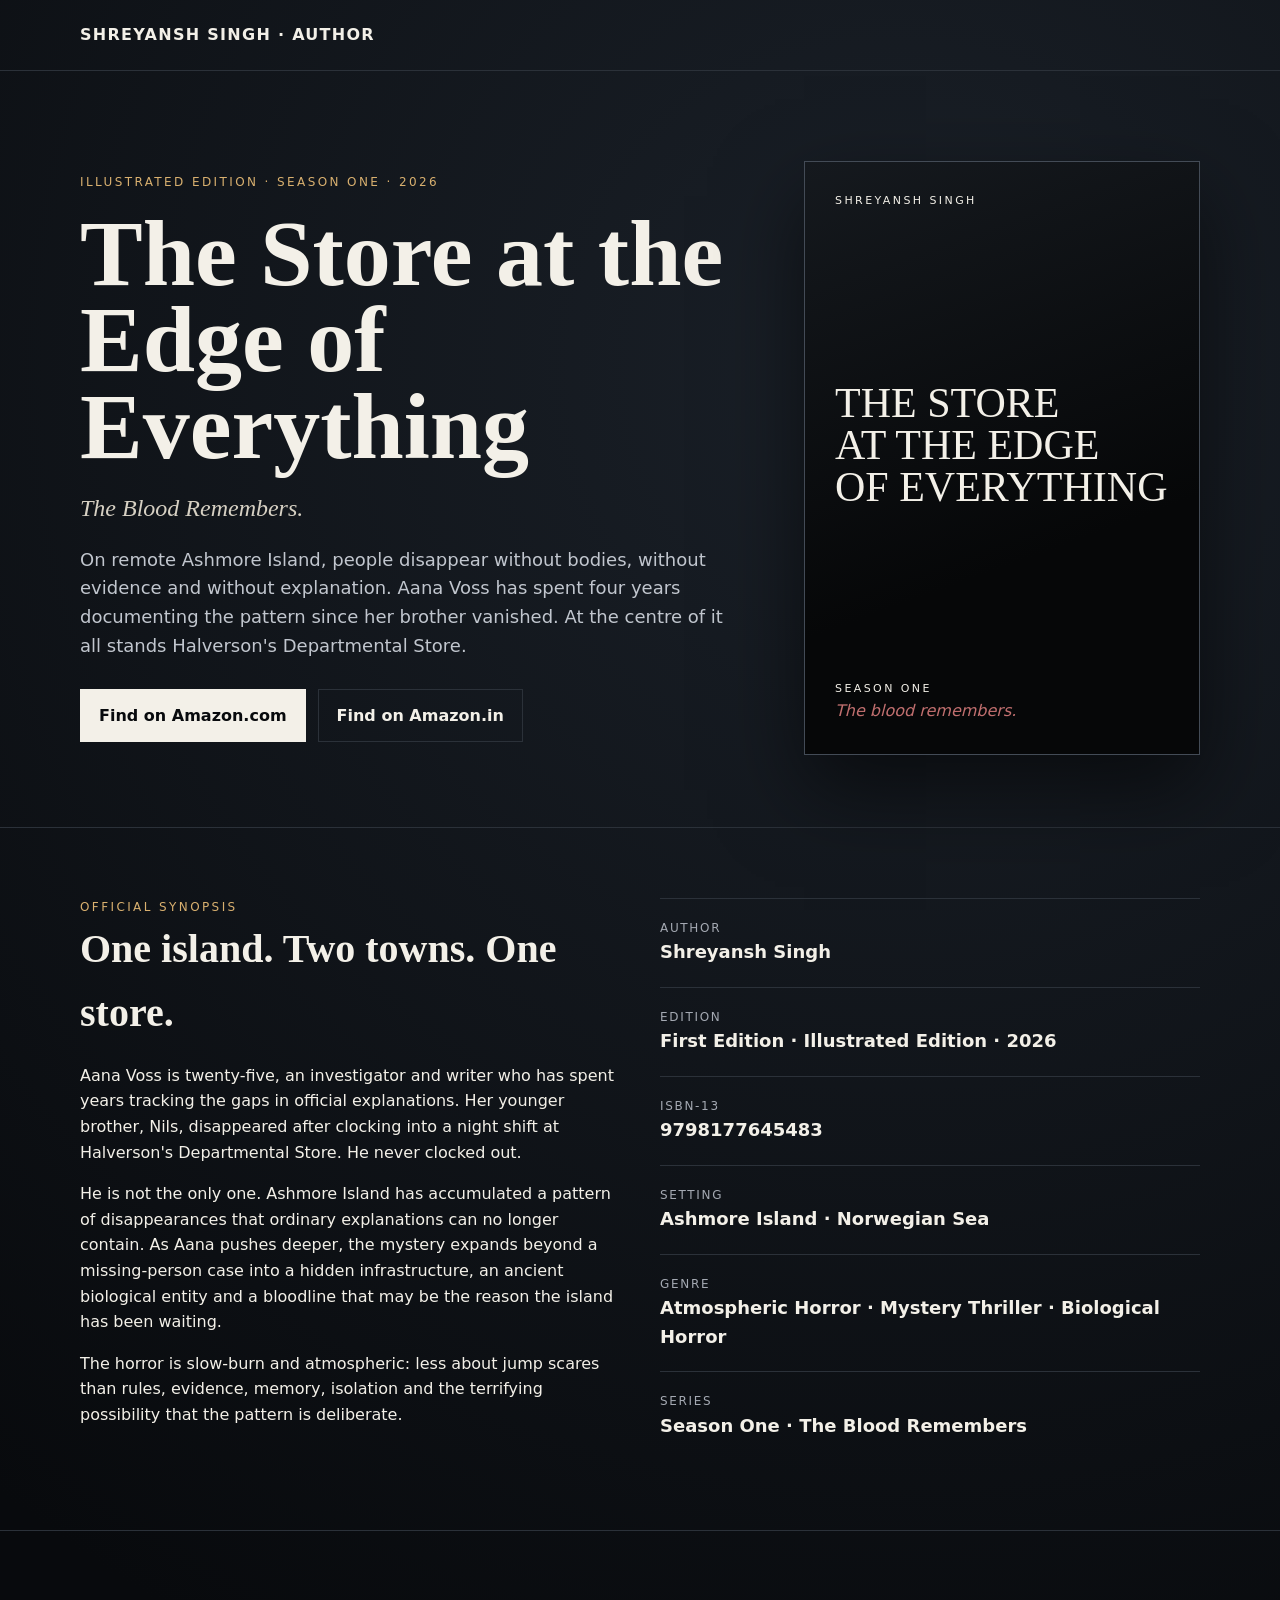
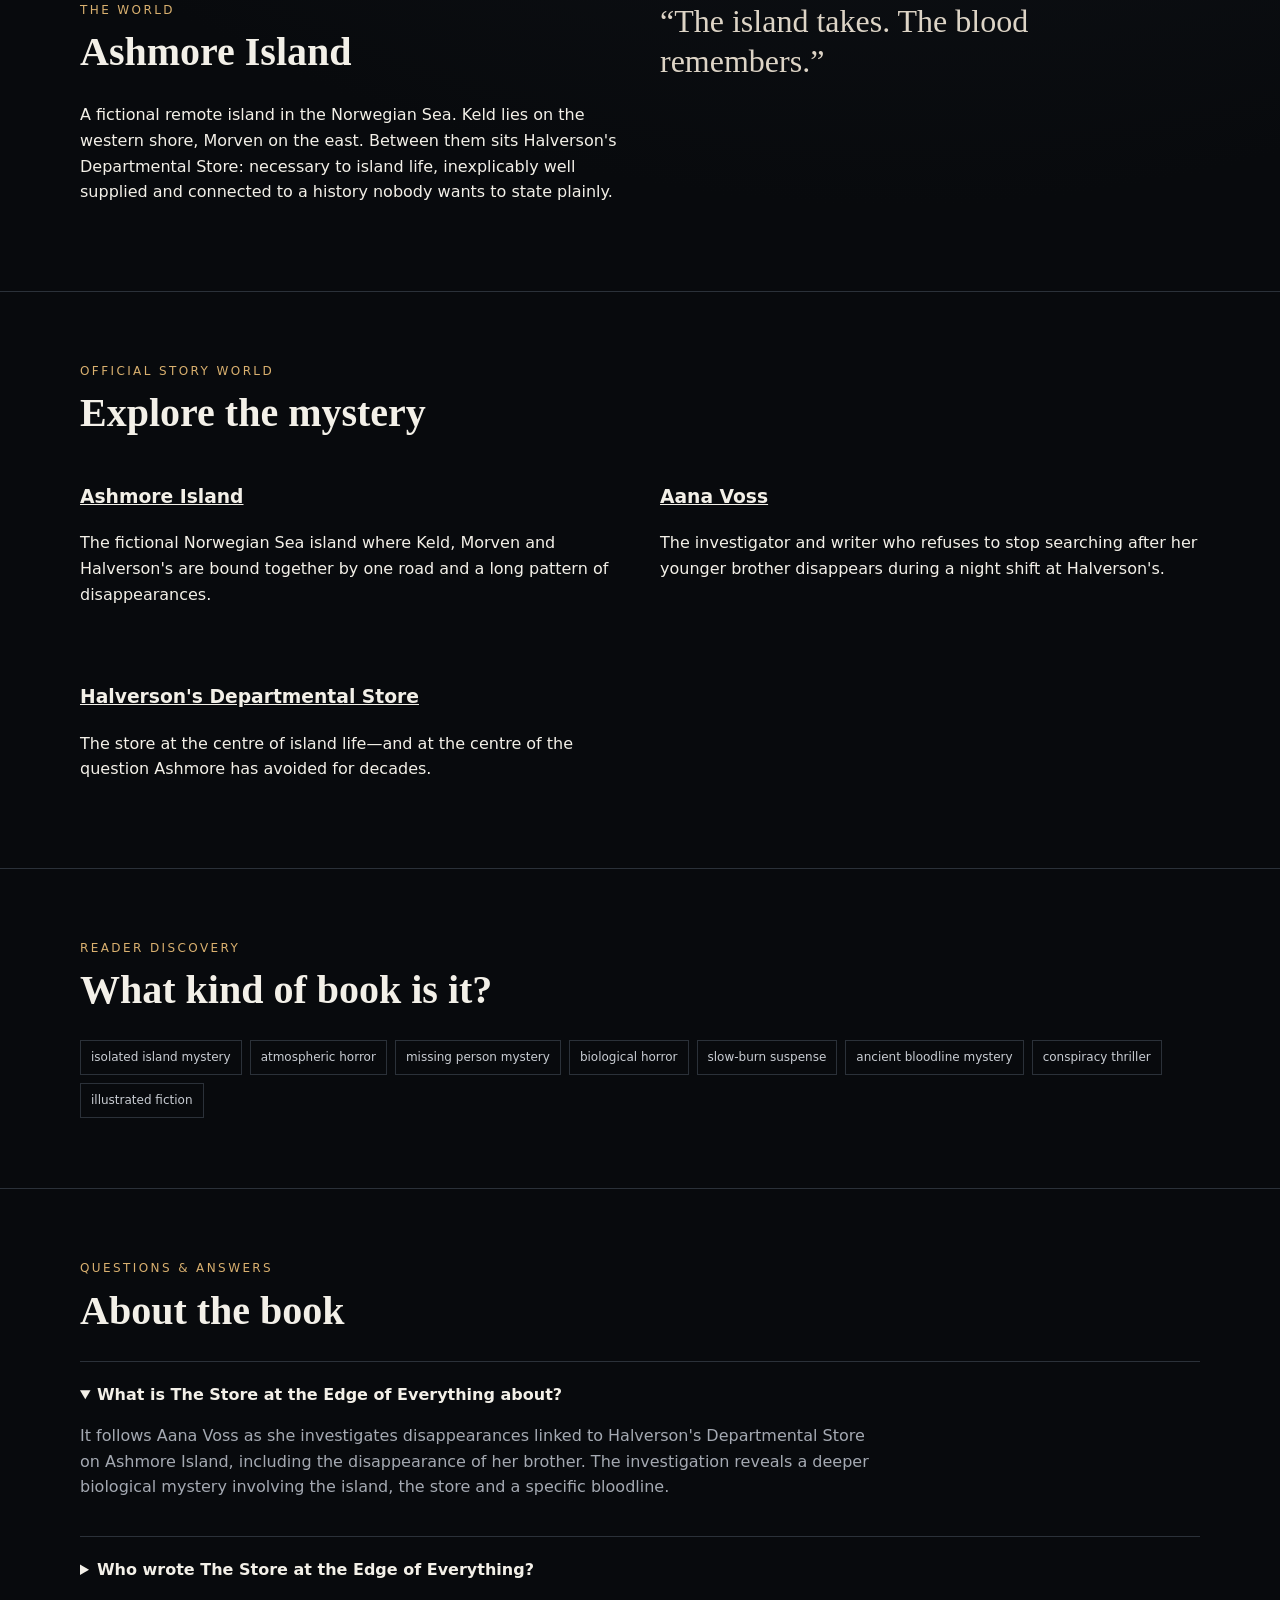
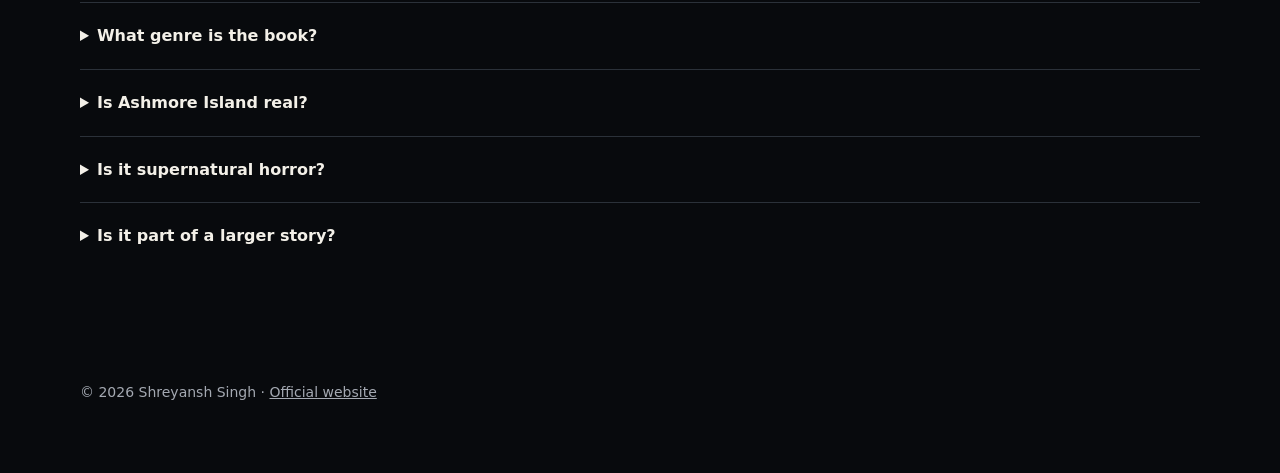
<file: public/the-store-at-the-edge-of-everything/index.html>
<!doctype html>
<html lang="en">
<head>
  <meta charset="UTF-8" />
  <meta name="viewport" content="width=device-width, initial-scale=1.0" />
  <title>The Store at the Edge of Everything — Shreyansh Singh</title>
  <meta name="description" content="The Store at the Edge of Everything by Shreyansh Singh is an illustrated atmospheric horror mystery set on remote Ashmore Island, where disappearances, a strange departmental store and an ancient biological entity converge." />
  <meta name="author" content="Shreyansh Singh" />
  <meta name="robots" content="index,follow,max-image-preview:large,max-snippet:-1,max-video-preview:-1" />
  <link rel="canonical" href="https://shreyanshsingh.in/the-store-at-the-edge-of-everything/" />

  <meta property="og:type" content="book" />
  <meta property="og:title" content="The Store at the Edge of Everything — Shreyansh Singh" />
  <meta property="og:description" content="A slow-burn atmospheric horror mystery on a remote island where people vanish, the store never explains itself, and the blood remembers." />
  <meta property="og:url" content="https://shreyanshsingh.in/the-store-at-the-edge-of-everything/" />
  <meta property="book:author" content="Shreyansh Singh" />
  <meta property="book:isbn" content="9798177645483" />
  <meta name="twitter:card" content="summary_large_image" />
  <meta name="twitter:title" content="The Store at the Edge of Everything" />
  <meta name="twitter:description" content="Season One · The Blood Remembers. An illustrated atmospheric horror mystery by Shreyansh Singh." />

  <script type="application/ld+json">
  {
    "@context":"https://schema.org",
    "@graph":[
      {
        "@type":"Book",
        "@id":"https://shreyanshsingh.in/the-store-at-the-edge-of-everything/#book",
        "name":"The Store at the Edge of Everything",
        "alternateName":"The Store at the Edge of Everything — Season One: The Blood Remembers",
        "isbn":"9798177645483",
        "bookEdition":"First Edition, 2026",
        "inLanguage":"en",
        "datePublished":"2026",
        "genre":["Atmospheric Horror","Mystery Thriller","Biological Horror","Psychological Suspense","Speculative Fiction"],
        "author":{"@id":"https://shreyanshsingh.in/#person"},
        "url":"https://shreyanshsingh.in/the-store-at-the-edge-of-everything/",
        "isPartOf":{"@type":"CreativeWorkSeries","name":"The Store at the Edge of Everything","position":"Season One"},
        "about":[
          {"@type":"Place","name":"Ashmore Island","url":"https://shreyanshsingh.in/the-store-at-the-edge-of-everything/ashmore-island/"},
          {"@type":"Person","name":"Aana Voss","url":"https://shreyanshsingh.in/the-store-at-the-edge-of-everything/aana-voss/"},
          {"@type":"Place","name":"Halverson's Departmental Store","url":"https://shreyanshsingh.in/the-store-at-the-edge-of-everything/halversons-departmental-store/"}
        ],
        "description":"An illustrated atmospheric horror mystery set on Ashmore Island, where investigator Aana Voss searches for the truth behind her brother's disappearance and a pattern of people vanishing around Halverson's Departmental Store."
      },
      {
        "@type":"Person",
        "@id":"https://shreyanshsingh.in/#person",
        "name":"Shreyansh Singh",
        "url":"https://shreyanshsingh.in/",
        "jobTitle":"Founder, Inventor, Technologist and Author"
      },
      {
        "@type":"WebPage",
        "@id":"https://shreyanshsingh.in/the-store-at-the-edge-of-everything/#webpage",
        "url":"https://shreyanshsingh.in/the-store-at-the-edge-of-everything/",
        "name":"The Store at the Edge of Everything — Official Book Page",
        "about":{"@id":"https://shreyanshsingh.in/the-store-at-the-edge-of-everything/#book"},
        "author":{"@id":"https://shreyanshsingh.in/#person"}
      },
      {
        "@type":"BreadcrumbList",
        "@id":"https://shreyanshsingh.in/the-store-at-the-edge-of-everything/#breadcrumbs",
        "itemListElement":[
          {"@type":"ListItem","position":1,"name":"Shreyansh Singh","item":"https://shreyanshsingh.in/"},
          {"@type":"ListItem","position":2,"name":"The Store at the Edge of Everything","item":"https://shreyanshsingh.in/the-store-at-the-edge-of-everything/"}
        ]
      },
      {
        "@type":"FAQPage",
        "@id":"https://shreyanshsingh.in/the-store-at-the-edge-of-everything/#faq",
        "mainEntity":[
          {"@type":"Question","name":"What is The Store at the Edge of Everything about?","acceptedAnswer":{"@type":"Answer","text":"It is an atmospheric horror mystery set on remote Ashmore Island. Aana Voss investigates a pattern of disappearances linked to Halverson's Departmental Store after her brother vanishes, while a deeper biological mystery emerges around the island."}},
          {"@type":"Question","name":"Who wrote The Store at the Edge of Everything?","acceptedAnswer":{"@type":"Answer","text":"The Store at the Edge of Everything was written by Shreyansh Singh."}},
          {"@type":"Question","name":"What genre is The Store at the Edge of Everything?","acceptedAnswer":{"@type":"Answer","text":"The book blends atmospheric horror, mystery thriller, psychological suspense and biological horror."}},
          {"@type":"Question","name":"Where is The Store at the Edge of Everything set?","acceptedAnswer":{"@type":"Answer","text":"The story is set on fictional Ashmore Island, a remote island in the Norwegian Sea with two towns connected by one road and one central departmental store."}},
          {"@type":"Question","name":"Is The Store at the Edge of Everything part of a series?","acceptedAnswer":{"@type":"Answer","text":"Yes. The published book is Season One, subtitled The Blood Remembers, and belongs to a larger story universe."}}
        ]
      }
    ]
  }
  </script>
  <style>
    :root{color-scheme:dark;--bg:#080a0d;--panel:#11151a;--ink:#f3f0e8;--muted:#a4a9b2;--line:#2b3139;--accent:#d9b06f;--red:#8f2d2d}
    *{box-sizing:border-box}html{scroll-behavior:smooth}body{margin:0;background:radial-gradient(circle at 70% 10%,#1a2028 0,#080a0d 42%);color:var(--ink);font-family:Inter,ui-sans-serif,system-ui,-apple-system,BlinkMacSystemFont,"Segoe UI",sans-serif;line-height:1.6}
    a{color:inherit}.wrap{width:min(1120px,calc(100% - 36px));margin:auto}.top{padding:22px 0;border-bottom:1px solid var(--line)}.top a{text-decoration:none;font-weight:700;letter-spacing:.08em}.hero{display:grid;grid-template-columns:1.25fr .75fr;gap:64px;align-items:center;padding:90px 0 72px}.eyebrow{font-size:12px;letter-spacing:.2em;color:var(--accent);text-transform:uppercase}.hero h1{font-family:Georgia,serif;font-size:clamp(48px,8vw,94px);line-height:.92;margin:18px 0 20px;max-width:820px}.subtitle{font-family:Georgia,serif;font-style:italic;font-size:24px;color:#d6d0c3}.hero p{max-width:680px;font-size:18px;color:#c1c6ce}.actions{display:flex;gap:12px;flex-wrap:wrap;margin-top:28px}.btn{display:inline-flex;padding:13px 18px;border:1px solid var(--line);text-decoration:none;font-weight:700}.btn.primary{background:var(--ink);color:#080a0d;border-color:var(--ink)}.cover{aspect-ratio:2/3;border:1px solid #434b56;background:linear-gradient(160deg,#15191e,#060708 65%);box-shadow:0 35px 80px rgba(0,0,0,.55);padding:30px;display:flex;flex-direction:column;justify-content:space-between}.cover .small{font-size:11px;letter-spacing:.22em}.cover .title{font-family:Georgia,serif;font-size:42px;line-height:1}.cover .blood{color:#c16f6f;font-style:italic}.section{padding:70px 0;border-top:1px solid var(--line)}.section h2{font-family:Georgia,serif;font-size:40px;margin:0 0 18px}.grid{display:grid;grid-template-columns:1fr 1fr;gap:40px}.fact{padding:20px 0;border-top:1px solid var(--line)}.fact span{display:block;color:var(--muted);font-size:12px;letter-spacing:.14em;text-transform:uppercase}.fact strong{font-size:18px}.quote{font-family:Georgia,serif;font-size:32px;line-height:1.25;color:#ddd4c6}.faq details{border-top:1px solid var(--line);padding:20px 0}.faq summary{font-weight:700;cursor:pointer}.faq p{color:var(--muted);max-width:800px}.footer{padding:42px 0 70px;color:var(--muted);font-size:14px}.keywords{display:flex;flex-wrap:wrap;gap:8px}.keywords span{border:1px solid var(--line);padding:7px 10px;font-size:12px;color:#c9cdd3}@media(max-width:780px){.hero,.grid{grid-template-columns:1fr}.hero{padding-top:56px}.cover{max-width:420px}.hero h1{font-size:58px}.section h2{font-size:34px}}
  </style>
</head>
<body>
  <header class="top"><div class="wrap"><a href="https://shreyanshsingh.in/">SHREYANSH SINGH · AUTHOR</a></div></header>
  <main>
    <section class="wrap hero">
      <div>
        <div class="eyebrow">Illustrated Edition · Season One · 2026</div>
        <h1>The Store at the Edge of Everything</h1>
        <div class="subtitle">The Blood Remembers.</div>
        <p>On remote Ashmore Island, people disappear without bodies, without evidence and without explanation. Aana Voss has spent four years documenting the pattern since her brother vanished. At the centre of it all stands Halverson's Departmental Store.</p>
        <div class="actions">
          <a class="btn primary" href="https://www.amazon.com/s?k=The+Store+at+the+Edge+of+Everything+Shreyansh+Singh&i=stripbooks" rel="nofollow sponsored">Find on Amazon.com</a>
          <a class="btn" href="https://www.amazon.in/s?k=The+Store+at+the+Edge+of+Everything+Shreyansh+Singh&i=stripbooks" rel="nofollow sponsored">Find on Amazon.in</a>
        </div>
      </div>
      <div class="cover" role="img" aria-label="Typographic representation of The Store at the Edge of Everything book cover">
        <div class="small">SHREYANSH SINGH</div>
        <div class="title">THE STORE<br>AT THE EDGE<br>OF EVERYTHING</div>
        <div><div class="small">SEASON ONE</div><div class="blood">The blood remembers.</div></div>
      </div>
    </section>

    <section class="section"><div class="wrap grid">
      <div>
        <div class="eyebrow">Official synopsis</div>
        <h2>One island. Two towns. One store.</h2>
        <p>Aana Voss is twenty-five, an investigator and writer who has spent years tracking the gaps in official explanations. Her younger brother, Nils, disappeared after clocking into a night shift at Halverson's Departmental Store. He never clocked out.</p>
        <p>He is not the only one. Ashmore Island has accumulated a pattern of disappearances that ordinary explanations can no longer contain. As Aana pushes deeper, the mystery expands beyond a missing-person case into a hidden infrastructure, an ancient biological entity and a bloodline that may be the reason the island has been waiting.</p>
        <p>The horror is slow-burn and atmospheric: less about jump scares than rules, evidence, memory, isolation and the terrifying possibility that the pattern is deliberate.</p>
      </div>
      <div>
        <div class="fact"><span>Author</span><strong>Shreyansh Singh</strong></div>
        <div class="fact"><span>Edition</span><strong>First Edition · Illustrated Edition · 2026</strong></div>
        <div class="fact"><span>ISBN-13</span><strong>9798177645483</strong></div>
        <div class="fact"><span>Setting</span><strong>Ashmore Island · Norwegian Sea</strong></div>
        <div class="fact"><span>Genre</span><strong>Atmospheric Horror · Mystery Thriller · Biological Horror</strong></div>
        <div class="fact"><span>Series</span><strong>Season One · The Blood Remembers</strong></div>
      </div>
    </div></section>

    <section class="section"><div class="wrap grid">
      <div><div class="eyebrow">The world</div><h2>Ashmore Island</h2><p>A fictional remote island in the Norwegian Sea. Keld lies on the western shore, Morven on the east. Between them sits Halverson's Departmental Store: necessary to island life, inexplicably well supplied and connected to a history nobody wants to state plainly.</p></div>
      <div class="quote">“The island takes. The blood remembers.”</div>
    </div></section>

    <section class="section"><div class="wrap">
      <div class="eyebrow">Official story world</div><h2>Explore the mystery</h2>
      <div class="grid">
        <div><h3><a href="/the-store-at-the-edge-of-everything/ashmore-island/">Ashmore Island</a></h3><p>The fictional Norwegian Sea island where Keld, Morven and Halverson's are bound together by one road and a long pattern of disappearances.</p></div>
        <div><h3><a href="/the-store-at-the-edge-of-everything/aana-voss/">Aana Voss</a></h3><p>The investigator and writer who refuses to stop searching after her younger brother disappears during a night shift at Halverson's.</p></div>
        <div><h3><a href="/the-store-at-the-edge-of-everything/halversons-departmental-store/">Halverson's Departmental Store</a></h3><p>The store at the centre of island life—and at the centre of the question Ashmore has avoided for decades.</p></div>
      </div>
    </div></section>

    <section class="section"><div class="wrap">
      <div class="eyebrow">Reader discovery</div><h2>What kind of book is it?</h2>
      <div class="keywords"><span>isolated island mystery</span><span>atmospheric horror</span><span>missing person mystery</span><span>biological horror</span><span>slow-burn suspense</span><span>ancient bloodline mystery</span><span>conspiracy thriller</span><span>illustrated fiction</span></div>
    </div></section>

    <section class="section faq"><div class="wrap">
      <div class="eyebrow">Questions & answers</div><h2>About the book</h2>
      <details open><summary>What is The Store at the Edge of Everything about?</summary><p>It follows Aana Voss as she investigates disappearances linked to Halverson's Departmental Store on Ashmore Island, including the disappearance of her brother. The investigation reveals a deeper biological mystery involving the island, the store and a specific bloodline.</p></details>
      <details><summary>Who wrote The Store at the Edge of Everything?</summary><p>It was written by Shreyansh Singh.</p></details>
      <details><summary>What genre is the book?</summary><p>It blends atmospheric horror, mystery thriller, psychological suspense and biological horror.</p></details>
      <details><summary>Is Ashmore Island real?</summary><p>No. Ashmore Island is a fictional setting created for the story.</p></details>
      <details><summary>Is it supernatural horror?</summary><p>The story uses the atmosphere and mythology of supernatural horror, but its central entity is framed biologically rather than as a conventional ghost, vampire or supernatural creature.</p></details>
      <details><summary>Is it part of a larger story?</summary><p>Yes. This publication is Season One, subtitled The Blood Remembers, within a broader story universe.</p></details>
    </div></section>
  </main>
  <footer class="footer"><div class="wrap">© 2026 Shreyansh Singh · <a href="https://shreyanshsingh.in/">Official website</a></div></footer>
</body>
</html>
</file>
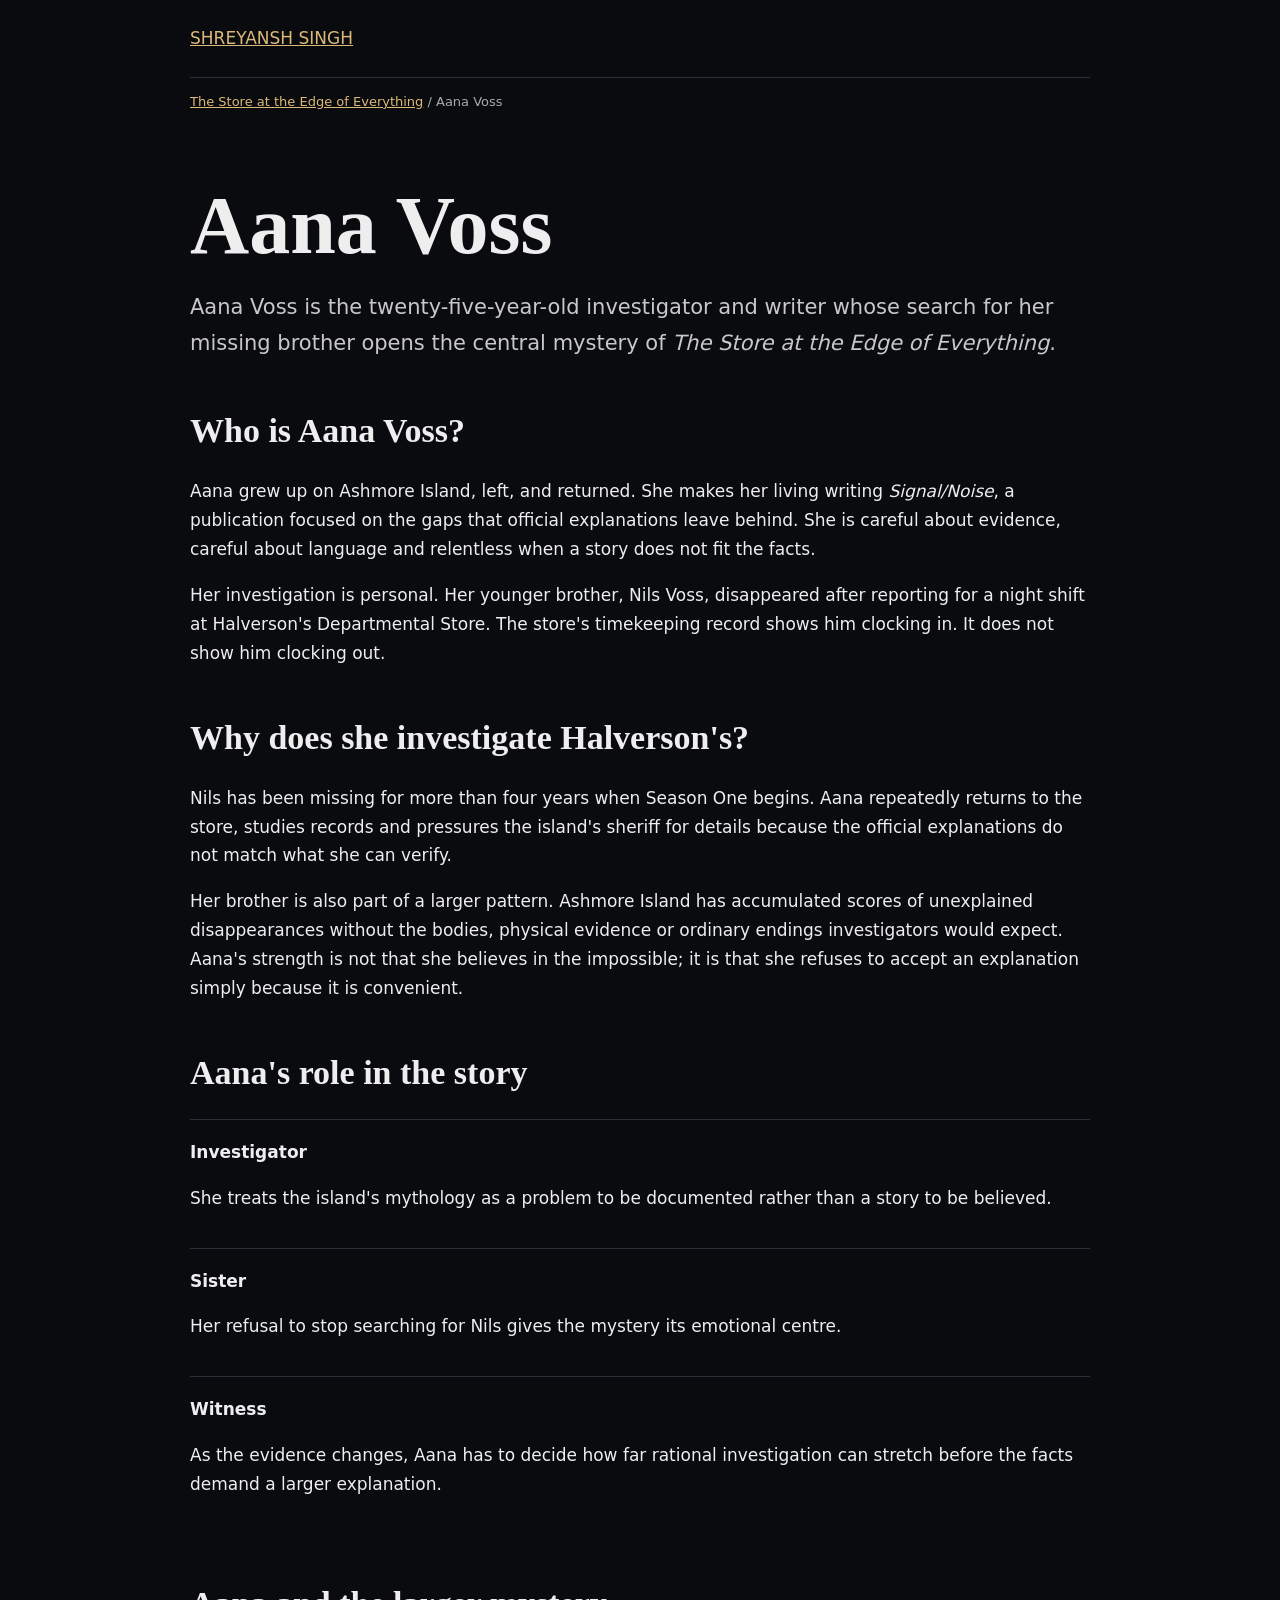
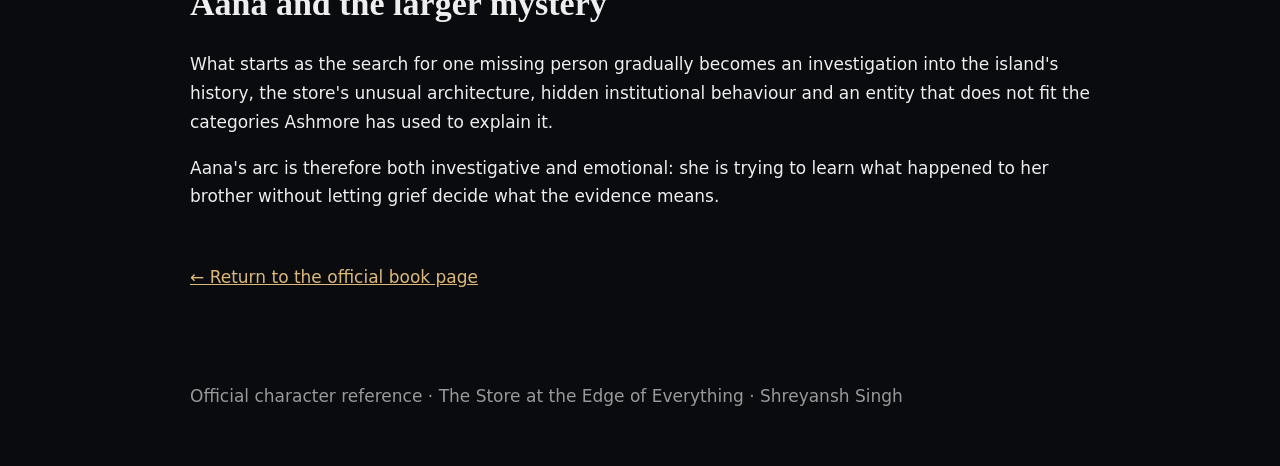
<file: public/the-store-at-the-edge-of-everything/aana-voss/index.html>
<!doctype html>
<html lang="en"><head>
<meta charset="UTF-8"><meta name="viewport" content="width=device-width,initial-scale=1">
<title>Aana Voss — The Store at the Edge of Everything</title>
<meta name="description" content="Meet Aana Voss, the investigator at the centre of The Store at the Edge of Everything by Shreyansh Singh, and learn why her brother Nils's disappearance drives Season One.">
<link rel="canonical" href="https://shreyanshsingh.in/the-store-at-the-edge-of-everything/aana-voss/">
<meta name="robots" content="index,follow,max-image-preview:large,max-snippet:-1">
<script type="application/ld+json">
{"@context":"https://schema.org","@graph":[
{"@type":"WebPage","@id":"https://shreyanshsingh.in/the-store-at-the-edge-of-everything/aana-voss/#page","url":"https://shreyanshsingh.in/the-store-at-the-edge-of-everything/aana-voss/","name":"Aana Voss — The Store at the Edge of Everything","isPartOf":{"@id":"https://shreyanshsingh.in/the-store-at-the-edge-of-everything/#webpage"},"about":{"@type":"Person","name":"Aana Voss","description":"Fictional investigator and protagonist in The Store at the Edge of Everything."},"author":{"@id":"https://shreyanshsingh.in/#person"}},
{"@type":"BreadcrumbList","itemListElement":[
{"@type":"ListItem","position":1,"name":"Shreyansh Singh","item":"https://shreyanshsingh.in/"},
{"@type":"ListItem","position":2,"name":"The Store at the Edge of Everything","item":"https://shreyanshsingh.in/the-store-at-the-edge-of-everything/"},
{"@type":"ListItem","position":3,"name":"Aana Voss","item":"https://shreyanshsingh.in/the-store-at-the-edge-of-everything/aana-voss/"}]}
]}</script>
<style>body{margin:0;background:#090b0e;color:#eee;font:17px/1.7 system-ui,-apple-system,sans-serif}main,header,footer{width:min(900px,calc(100% - 36px));margin:auto}header{padding:24px 0;border-bottom:1px solid #2b3139}a{color:#ddb979}h1,h2{font-family:Georgia,serif;line-height:1.05}h1{font-size:clamp(46px,9vw,82px);margin:70px 0 20px}h2{font-size:34px;margin-top:52px}.lead{font-size:21px;color:#c8c8c8}.crumb{font-size:13px;color:#aaa}.fact{border-top:1px solid #2b3139;padding:18px 0}.back{display:inline-block;margin:35px 0}footer{padding:55px 0;color:#999}</style>
</head><body>
<header><a href="/">SHREYANSH SINGH</a></header><main>
<p class="crumb"><a href="/the-store-at-the-edge-of-everything/">The Store at the Edge of Everything</a> / Aana Voss</p>
<h1>Aana Voss</h1>
<p class="lead">Aana Voss is the twenty-five-year-old investigator and writer whose search for her missing brother opens the central mystery of <em>The Store at the Edge of Everything</em>.</p>
<h2>Who is Aana Voss?</h2>
<p>Aana grew up on Ashmore Island, left, and returned. She makes her living writing <em>Signal/Noise</em>, a publication focused on the gaps that official explanations leave behind. She is careful about evidence, careful about language and relentless when a story does not fit the facts.</p>
<p>Her investigation is personal. Her younger brother, Nils Voss, disappeared after reporting for a night shift at Halverson's Departmental Store. The store's timekeeping record shows him clocking in. It does not show him clocking out.</p>
<h2>Why does she investigate Halverson's?</h2>
<p>Nils has been missing for more than four years when Season One begins. Aana repeatedly returns to the store, studies records and pressures the island's sheriff for details because the official explanations do not match what she can verify.</p>
<p>Her brother is also part of a larger pattern. Ashmore Island has accumulated scores of unexplained disappearances without the bodies, physical evidence or ordinary endings investigators would expect. Aana's strength is not that she believes in the impossible; it is that she refuses to accept an explanation simply because it is convenient.</p>
<h2>Aana's role in the story</h2>
<div class="fact"><strong>Investigator</strong><p>She treats the island's mythology as a problem to be documented rather than a story to be believed.</p></div>
<div class="fact"><strong>Sister</strong><p>Her refusal to stop searching for Nils gives the mystery its emotional centre.</p></div>
<div class="fact"><strong>Witness</strong><p>As the evidence changes, Aana has to decide how far rational investigation can stretch before the facts demand a larger explanation.</p></div>
<h2>Aana and the larger mystery</h2>
<p>What starts as the search for one missing person gradually becomes an investigation into the island's history, the store's unusual architecture, hidden institutional behaviour and an entity that does not fit the categories Ashmore has used to explain it.</p>
<p>Aana's arc is therefore both investigative and emotional: she is trying to learn what happened to her brother without letting grief decide what the evidence means.</p>
<a class="back" href="/the-store-at-the-edge-of-everything/">← Return to the official book page</a>
</main><footer>Official character reference · The Store at the Edge of Everything · Shreyansh Singh</footer>
</body></html>
</file>
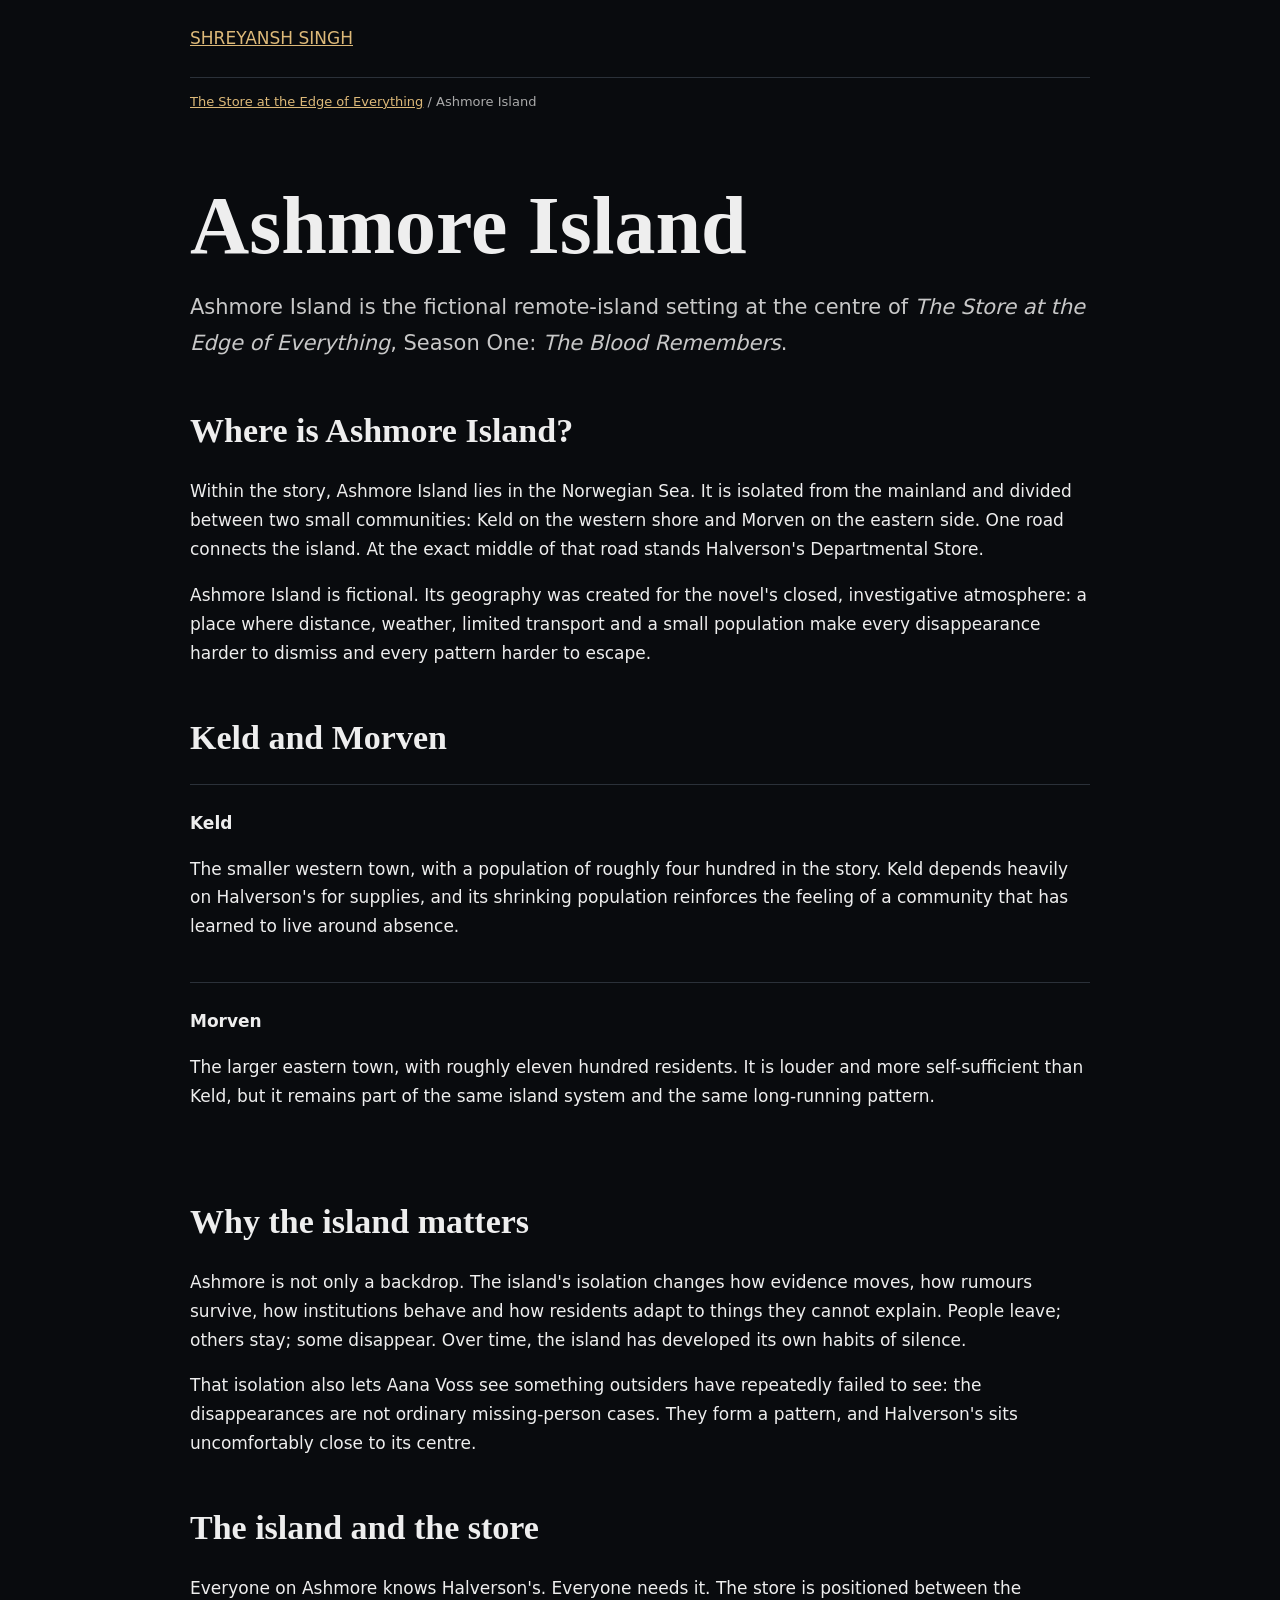
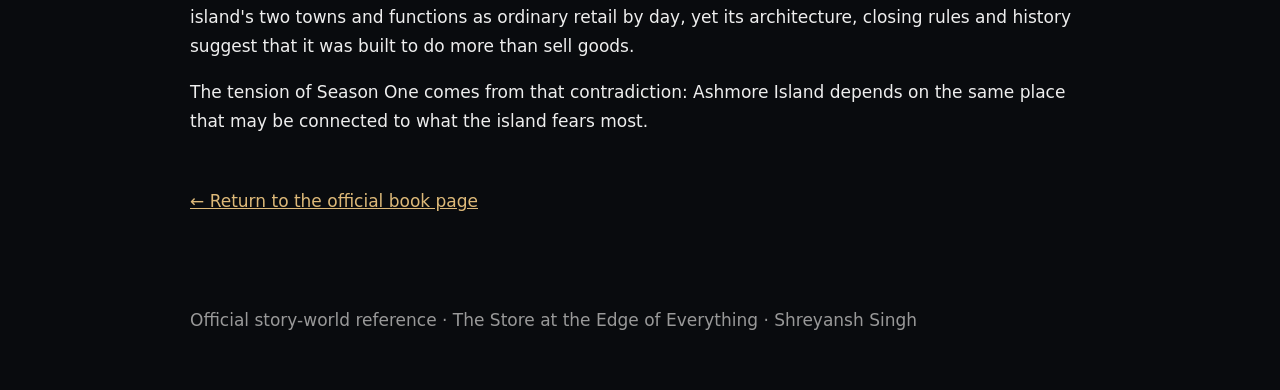
<file: public/the-store-at-the-edge-of-everything/ashmore-island/index.html>
<!doctype html>
<html lang="en">
<head>
<meta charset="UTF-8"><meta name="viewport" content="width=device-width,initial-scale=1">
<title>Ashmore Island — The Store at the Edge of Everything</title>
<meta name="description" content="Explore Ashmore Island, the fictional Norwegian Sea setting of The Store at the Edge of Everything by Shreyansh Singh: Keld, Morven, Halverson's Departmental Store and the disappearances at the heart of Season One.">
<link rel="canonical" href="https://shreyanshsingh.in/the-store-at-the-edge-of-everything/ashmore-island/">
<meta name="robots" content="index,follow,max-image-preview:large,max-snippet:-1">
<script type="application/ld+json">
{"@context":"https://schema.org","@graph":[
{"@type":"WebPage","@id":"https://shreyanshsingh.in/the-store-at-the-edge-of-everything/ashmore-island/#page","url":"https://shreyanshsingh.in/the-store-at-the-edge-of-everything/ashmore-island/","name":"Ashmore Island — The Store at the Edge of Everything","isPartOf":{"@id":"https://shreyanshsingh.in/the-store-at-the-edge-of-everything/#webpage"},"about":{"@type":"Place","name":"Ashmore Island","description":"A fictional remote island in the Norwegian Sea and the primary setting of The Store at the Edge of Everything."},"author":{"@id":"https://shreyanshsingh.in/#person"}},
{"@type":"BreadcrumbList","itemListElement":[
{"@type":"ListItem","position":1,"name":"Shreyansh Singh","item":"https://shreyanshsingh.in/"},
{"@type":"ListItem","position":2,"name":"The Store at the Edge of Everything","item":"https://shreyanshsingh.in/the-store-at-the-edge-of-everything/"},
{"@type":"ListItem","position":3,"name":"Ashmore Island","item":"https://shreyanshsingh.in/the-store-at-the-edge-of-everything/ashmore-island/"}]}
]}</script>
<style>body{margin:0;background:#090b0e;color:#eee;font:17px/1.7 system-ui,-apple-system,sans-serif}main,header,footer{width:min(900px,calc(100% - 36px));margin:auto}header{padding:24px 0;border-bottom:1px solid #2b3139}a{color:#ddb979}h1,h2{font-family:Georgia,serif;line-height:1.05}h1{font-size:clamp(46px,9vw,82px);margin:70px 0 20px}h2{font-size:34px;margin-top:52px}.lead{font-size:21px;color:#c8c8c8}.crumb{font-size:13px;color:#aaa}.panel{border-top:1px solid #2b3139;padding:24px 0}.back{display:inline-block;margin:35px 0}footer{padding:55px 0;color:#999}</style>
</head><body>
<header><a href="/">SHREYANSH SINGH</a></header>
<main>
<p class="crumb"><a href="/the-store-at-the-edge-of-everything/">The Store at the Edge of Everything</a> / Ashmore Island</p>
<h1>Ashmore Island</h1>
<p class="lead">Ashmore Island is the fictional remote-island setting at the centre of <em>The Store at the Edge of Everything</em>, Season One: <em>The Blood Remembers</em>.</p>
<h2>Where is Ashmore Island?</h2>
<p>Within the story, Ashmore Island lies in the Norwegian Sea. It is isolated from the mainland and divided between two small communities: Keld on the western shore and Morven on the eastern side. One road connects the island. At the exact middle of that road stands Halverson's Departmental Store.</p>
<p>Ashmore Island is fictional. Its geography was created for the novel's closed, investigative atmosphere: a place where distance, weather, limited transport and a small population make every disappearance harder to dismiss and every pattern harder to escape.</p>
<h2>Keld and Morven</h2>
<div class="panel"><strong>Keld</strong><p>The smaller western town, with a population of roughly four hundred in the story. Keld depends heavily on Halverson's for supplies, and its shrinking population reinforces the feeling of a community that has learned to live around absence.</p></div>
<div class="panel"><strong>Morven</strong><p>The larger eastern town, with roughly eleven hundred residents. It is louder and more self-sufficient than Keld, but it remains part of the same island system and the same long-running pattern.</p></div>
<h2>Why the island matters</h2>
<p>Ashmore is not only a backdrop. The island's isolation changes how evidence moves, how rumours survive, how institutions behave and how residents adapt to things they cannot explain. People leave; others stay; some disappear. Over time, the island has developed its own habits of silence.</p>
<p>That isolation also lets Aana Voss see something outsiders have repeatedly failed to see: the disappearances are not ordinary missing-person cases. They form a pattern, and Halverson's sits uncomfortably close to its centre.</p>
<h2>The island and the store</h2>
<p>Everyone on Ashmore knows Halverson's. Everyone needs it. The store is positioned between the island's two towns and functions as ordinary retail by day, yet its architecture, closing rules and history suggest that it was built to do more than sell goods.</p>
<p>The tension of Season One comes from that contradiction: Ashmore Island depends on the same place that may be connected to what the island fears most.</p>
<a class="back" href="/the-store-at-the-edge-of-everything/">← Return to the official book page</a>
</main>
<footer>Official story-world reference · The Store at the Edge of Everything · Shreyansh Singh</footer>
</body></html>
</file>
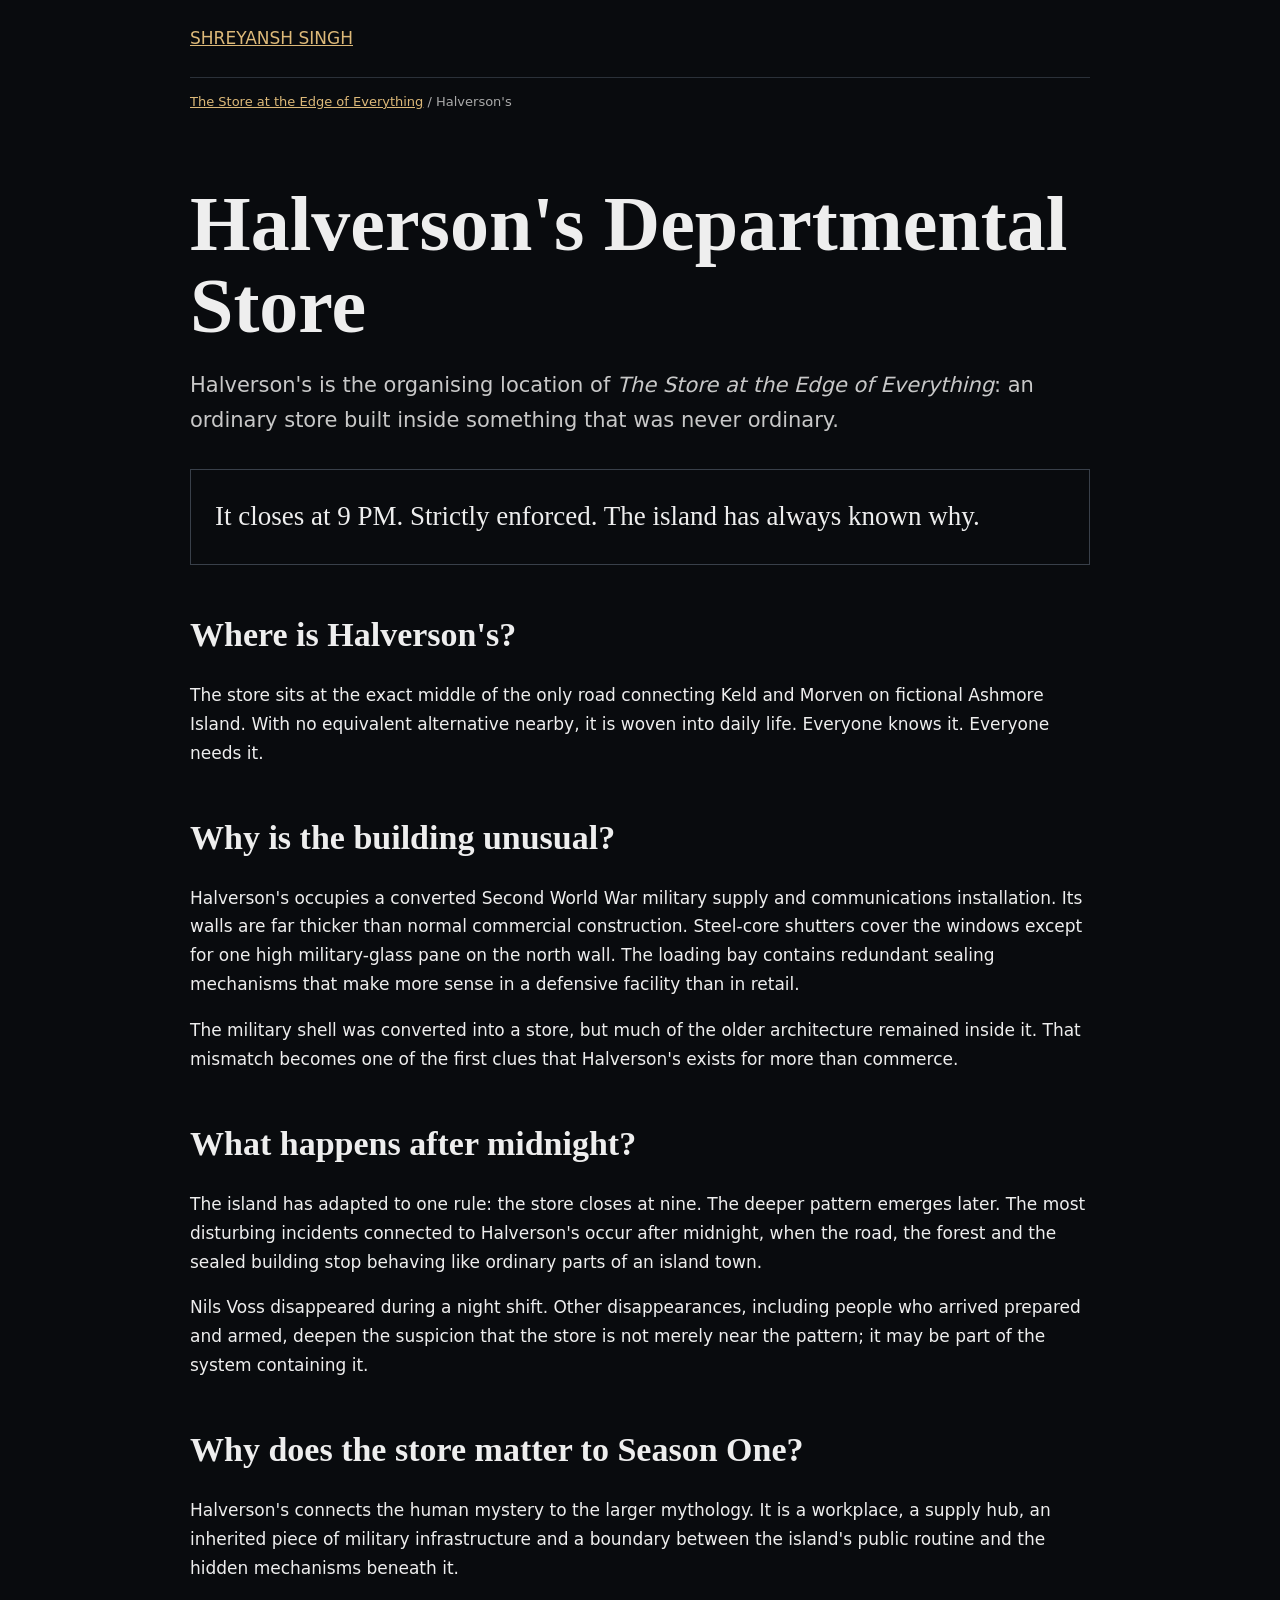
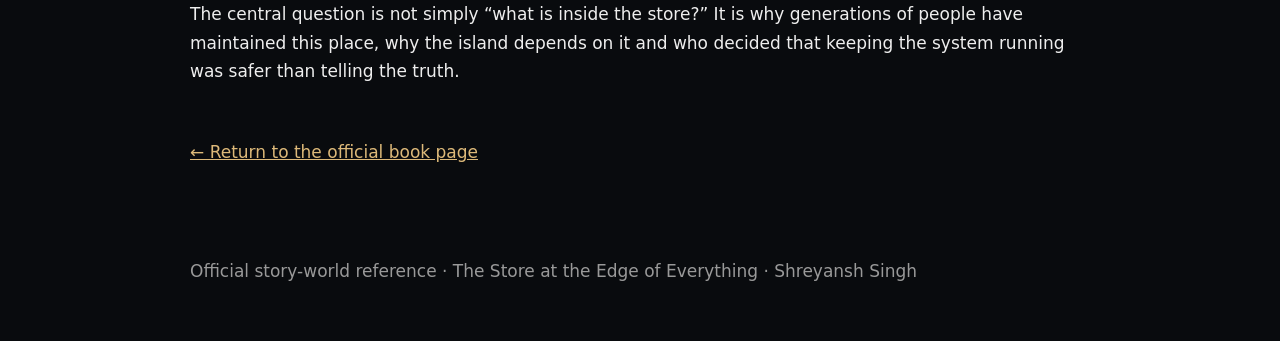
<file: public/the-store-at-the-edge-of-everything/halversons-departmental-store/index.html>
<!doctype html>
<html lang="en"><head>
<meta charset="UTF-8"><meta name="viewport" content="width=device-width,initial-scale=1">
<title>Halverson's Departmental Store — The Store at the Edge of Everything</title>
<meta name="description" content="Explore Halverson's Departmental Store, the central location in The Store at the Edge of Everything: its closing rule, military architecture and connection to Ashmore Island's disappearances.">
<link rel="canonical" href="https://shreyanshsingh.in/the-store-at-the-edge-of-everything/halversons-departmental-store/">
<meta name="robots" content="index,follow,max-image-preview:large,max-snippet:-1">
<script type="application/ld+json">
{"@context":"https://schema.org","@graph":[
{"@type":"WebPage","@id":"https://shreyanshsingh.in/the-store-at-the-edge-of-everything/halversons-departmental-store/#page","url":"https://shreyanshsingh.in/the-store-at-the-edge-of-everything/halversons-departmental-store/","name":"Halverson's Departmental Store — The Store at the Edge of Everything","isPartOf":{"@id":"https://shreyanshsingh.in/the-store-at-the-edge-of-everything/#webpage"},"about":{"@type":"Place","name":"Halverson's Departmental Store","description":"Fictional departmental store and central location in The Store at the Edge of Everything."},"author":{"@id":"https://shreyanshsingh.in/#person"}},
{"@type":"BreadcrumbList","itemListElement":[
{"@type":"ListItem","position":1,"name":"Shreyansh Singh","item":"https://shreyanshsingh.in/"},
{"@type":"ListItem","position":2,"name":"The Store at the Edge of Everything","item":"https://shreyanshsingh.in/the-store-at-the-edge-of-everything/"},
{"@type":"ListItem","position":3,"name":"Halverson's Departmental Store","item":"https://shreyanshsingh.in/the-store-at-the-edge-of-everything/halversons-departmental-store/"}]}
]}</script>
<style>body{margin:0;background:#090b0e;color:#eee;font:17px/1.7 system-ui,-apple-system,sans-serif}main,header,footer{width:min(900px,calc(100% - 36px));margin:auto}header{padding:24px 0;border-bottom:1px solid #2b3139}a{color:#ddb979}h1,h2{font-family:Georgia,serif;line-height:1.05}h1{font-size:clamp(44px,8vw,78px);margin:70px 0 20px}h2{font-size:34px;margin-top:52px}.lead{font-size:21px;color:#c8c8c8}.crumb{font-size:13px;color:#aaa}.rule{border:1px solid #39404a;padding:24px;margin:30px 0;font-family:Georgia,serif;font-size:27px}.back{display:inline-block;margin:35px 0}footer{padding:55px 0;color:#999}</style>
</head><body>
<header><a href="/">SHREYANSH SINGH</a></header><main>
<p class="crumb"><a href="/the-store-at-the-edge-of-everything/">The Store at the Edge of Everything</a> / Halverson's</p>
<h1>Halverson's Departmental Store</h1>
<p class="lead">Halverson's is the organising location of <em>The Store at the Edge of Everything</em>: an ordinary store built inside something that was never ordinary.</p>
<div class="rule">It closes at 9 PM. Strictly enforced. The island has always known why.</div>
<h2>Where is Halverson's?</h2>
<p>The store sits at the exact middle of the only road connecting Keld and Morven on fictional Ashmore Island. With no equivalent alternative nearby, it is woven into daily life. Everyone knows it. Everyone needs it.</p>
<h2>Why is the building unusual?</h2>
<p>Halverson's occupies a converted Second World War military supply and communications installation. Its walls are far thicker than normal commercial construction. Steel-core shutters cover the windows except for one high military-glass pane on the north wall. The loading bay contains redundant sealing mechanisms that make more sense in a defensive facility than in retail.</p>
<p>The military shell was converted into a store, but much of the older architecture remained inside it. That mismatch becomes one of the first clues that Halverson's exists for more than commerce.</p>
<h2>What happens after midnight?</h2>
<p>The island has adapted to one rule: the store closes at nine. The deeper pattern emerges later. The most disturbing incidents connected to Halverson's occur after midnight, when the road, the forest and the sealed building stop behaving like ordinary parts of an island town.</p>
<p>Nils Voss disappeared during a night shift. Other disappearances, including people who arrived prepared and armed, deepen the suspicion that the store is not merely near the pattern; it may be part of the system containing it.</p>
<h2>Why does the store matter to Season One?</h2>
<p>Halverson's connects the human mystery to the larger mythology. It is a workplace, a supply hub, an inherited piece of military infrastructure and a boundary between the island's public routine and the hidden mechanisms beneath it.</p>
<p>The central question is not simply “what is inside the store?” It is why generations of people have maintained this place, why the island depends on it and who decided that keeping the system running was safer than telling the truth.</p>
<a class="back" href="/the-store-at-the-edge-of-everything/">← Return to the official book page</a>
</main><footer>Official story-world reference · The Store at the Edge of Everything · Shreyansh Singh</footer>
</body></html>
</file>
